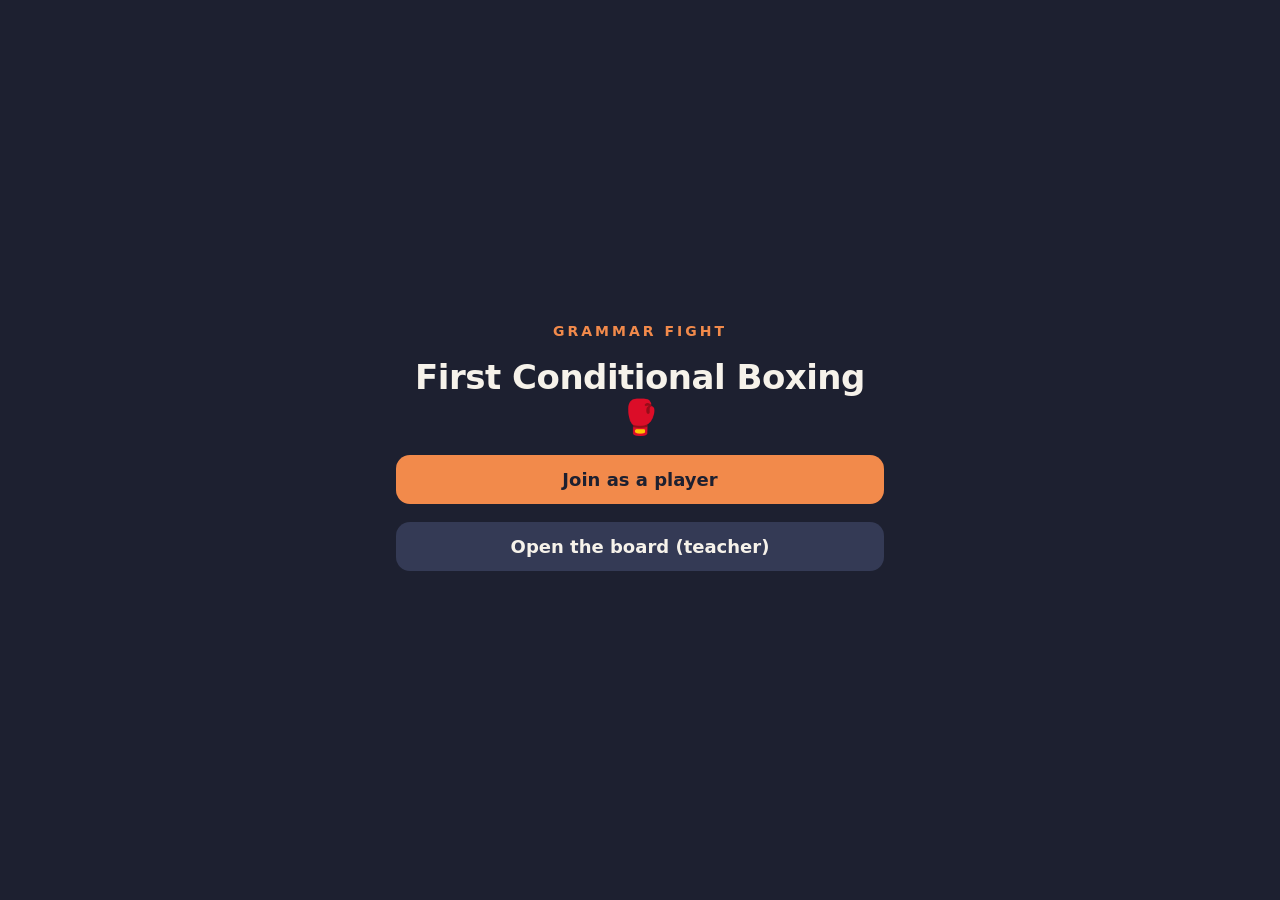
<file: index.html>
<!DOCTYPE html>
<html lang="en">
<head>
<meta charset="UTF-8">
<meta name="viewport" content="width=device-width, initial-scale=1">
<title>Grammar Fight</title>
<link rel="stylesheet" href="style.css">
</head>
<body>
<div class="phone">
  <div class="center">
    <div class="tag">Grammar Fight</div>
    <h1>First Conditional Boxing 🥊</h1>
    <a href="play.html" style="width:100%"><button class="wide">Join as a player</button></a>
    <a href="host.html" style="width:100%"><button class="wide ghost">Open the board (teacher)</button></a>
  </div>
</div>
</body>
</html>
</file>
<file: style.css>
:root {
  --bg: #1d2030; --card: #2a2e42; --card2: #343a55; --light: #f6f2ea; --muted: #a9a6b8;
  --orange: #f28a4b; --blue: #7fa6f5; --green: #5cc98a; --red: #f06a5a;
}
* { box-sizing: border-box; margin: 0; padding: 0; }
html, body { height: 100%; }
body {
  background: var(--bg); color: var(--light);
  font-family: Inter, system-ui, -apple-system, "Segoe UI", Roboto, sans-serif;
  -webkit-tap-highlight-color: transparent;
}
.hidden { display: none !important; }
h1, h2, h3 { font-family: "Space Grotesk", Inter, system-ui, sans-serif; letter-spacing: -0.5px; }
button {
  font: inherit; border: 0; border-radius: 14px; cursor: pointer; color: var(--bg);
  background: var(--orange); font-weight: 700; padding: 14px 26px; font-size: 18px;
  transition: transform .08s, filter .15s;
}
button:active { transform: scale(.97); }
button:disabled { opacity: .4; cursor: default; }
button.ghost { background: var(--card2); color: var(--light); }
.muted { color: var(--muted); }
.tag { color: var(--orange); font-weight: 800; letter-spacing: 3px; font-size: 14px; text-transform: uppercase; }

/* ---------- SVG animations ---------- */
.glove-front { transition: transform .09s ease-out; transform-box: fill-box; transform-origin: center; }
.boxer.punch .glove-front { transform: translateX(18px) scale(1.18); }
.bag { transform-box: fill-box; transform-origin: 50% 0; }
.bag.swing { animation: swing .65s ease-out; }
@keyframes swing { 0%{transform:rotate(0)} 22%{transform:rotate(-16deg)} 50%{transform:rotate(9deg)} 75%{transform:rotate(-4deg)} 100%{transform:rotate(0)} }
.shaker { transform-box: fill-box; transform-origin: 50% 100%; }
.shaker.shake { animation: shake .38s; }
@keyframes shake { 0%,100%{transform:translateX(0)} 20%{transform:translateX(-9px)} 40%{transform:translateX(8px)} 60%{transform:translateX(-6px)} 80%{transform:translateX(4px)} }
.fighter.ko .shaker { transform: rotate(80deg) translateY(10px); opacity: .45; transition: transform .5s, opacity .5s; animation: none; }
.fighter.ko .f-name { fill: #6c6a7a; }
.f-name { fill: var(--light); font-weight: 700; }
.f-str { fill: var(--orange); font-weight: 800; }
.float { pointer-events: none; }
.death-ring, .mini-ring { width: 100%; height: auto; display: block; }

/* ---------- HOST (board) ---------- */
.host { min-height: 100vh; display: flex; flex-direction: column; padding: 32px 48px; gap: 24px; }
.host header { display: flex; align-items: center; justify-content: space-between; gap: 20px; }
.host header h1 { font-size: 34px; }
.timer { font-size: 56px; font-weight: 800; font-variant-numeric: tabular-nums; color: var(--orange); }
.lobby-grid { display: grid; grid-template-columns: 420px 1fr; gap: 40px; flex: 1; }
.join-card { background: var(--card); border-radius: 24px; padding: 32px; display: flex; flex-direction: column; align-items: center; gap: 18px; text-align: center; }
.join-card img { width: 300px; height: 300px; background: #fff; padding: 12px; border-radius: 16px; }
.join-card .url { font-size: 18px; word-break: break-all; color: var(--blue); }
.players-wrap { display: flex; flex-direction: column; gap: 20px; }
.chips { display: flex; flex-wrap: wrap; gap: 14px; align-content: flex-start; }
.chip { display: flex; align-items: center; gap: 10px; padding: 12px 18px; border-radius: 999px; background: var(--card); font-size: 24px; font-weight: 700; animation: pop .35s ease-out; }
.chip .dot { width: 16px; height: 16px; border-radius: 50%; }
.chip .x { background: none; color: var(--muted); padding: 0 4px; font-size: 22px; }
@keyframes pop { 0%{transform:scale(.6);opacity:0} 100%{transform:scale(1);opacity:1} }
.count { font-size: 64px; font-weight: 800; }
.controls { display: flex; gap: 14px; align-items: center; flex-wrap: wrap; }
select { font: inherit; font-size: 18px; padding: 12px 14px; border-radius: 12px; background: var(--card2); color: var(--light); border: 0; }

.train-grid { display: grid; grid-template-columns: repeat(auto-fill, minmax(230px, 1fr)); gap: 18px; }
.train-card { background: var(--card); border-radius: 18px; padding: 10px 14px 14px; display: flex; flex-direction: column; gap: 4px; }
.train-card .row { display: flex; justify-content: space-between; align-items: baseline; }
.train-card .nm { font-weight: 700; font-size: 20px; overflow: hidden; text-overflow: ellipsis; white-space: nowrap; }
.train-card .st { font-weight: 800; font-size: 26px; color: var(--orange); font-variant-numeric: tabular-nums; }

.board { display: flex; flex-direction: column; gap: 12px; max-width: 1100px; width: 100%; margin: 0 auto; }
.board-row { display: grid; grid-template-columns: 60px 1fr 200px; align-items: center; gap: 16px; background: var(--card); border-radius: 14px; padding: 12px 20px; font-size: 26px; font-weight: 700; animation: pop .4s ease-out both; }
.board-row .rank { color: var(--muted); }
.board-row .bar { height: 12px; border-radius: 6px; background: var(--orange); margin-top: 8px; }
.board-row .val { text-align: right; color: var(--orange); font-size: 32px; }
.board-row.top1 { background: #4a3a22; }

.dm { display: grid; grid-template-columns: 1fr 320px; gap: 24px; flex: 1; align-items: start; }
.feed { background: var(--card); border-radius: 18px; padding: 18px; display: flex; flex-direction: column; gap: 10px; max-height: 75vh; overflow: hidden; }
.feed .ev { font-size: 18px; animation: pop .3s; }
.feed .ev b { color: var(--orange); }
.feed .ev.ko { color: var(--red); font-weight: 800; }

.winner { position: fixed; inset: 0; background: rgba(20,22,31,.92); display: flex; flex-direction: column; align-items: center; justify-content: center; gap: 24px; text-align: center; z-index: 10; }
.winner .big { font-size: 120px; font-weight: 800; color: var(--orange); animation: pop .6s ease-out; }
.winner .belt { font-size: 90px; }

/* ---------- PLAYER (phone) ---------- */
.phone { max-width: 520px; margin: 0 auto; min-height: 100dvh; padding: 18px 16px 24px; display: flex; flex-direction: column; gap: 14px; }
.phone .center { flex: 1; display: flex; flex-direction: column; align-items: center; justify-content: center; gap: 18px; text-align: center; }
.phone h1 { font-size: 34px; }
.phone input { width: 100%; font: inherit; font-size: 22px; padding: 16px; border-radius: 14px; border: 2px solid var(--card2); background: var(--card); color: var(--light); text-align: center; }
.phone input:focus { outline: none; border-color: var(--orange); }
.phone .wide { width: 100%; }
.topbar { display: flex; justify-content: space-between; align-items: center; font-weight: 800; }
.topbar .t { font-size: 26px; color: var(--orange); font-variant-numeric: tabular-nums; }
.topbar .s { font-size: 22px; }
.q-card { background: var(--card); border-radius: 18px; padding: 20px; font-size: 22px; line-height: 1.4; text-align: center; min-height: 96px; display: flex; align-items: center; justify-content: center; }
.q-card .gap { display: inline-block; min-width: 70px; border-bottom: 3px solid var(--orange); color: var(--orange); font-weight: 800; }
.opts { display: grid; gap: 10px; position: relative; }
.opts button { background: var(--card2); color: var(--light); font-size: 22px; padding: 18px; }
.opts button.ok { background: var(--green); color: var(--bg); }
.opts button.bad { background: var(--red); color: var(--bg); }
.lock { position: absolute; inset: 0; background: rgba(29,32,48,.94); border-radius: 14px; display: flex; align-items: center; justify-content: center; font-size: 26px; font-weight: 800; color: var(--red); }
.hpbar { height: 14px; background: var(--card); border-radius: 7px; overflow: hidden; }
.hpbar div { height: 100%; background: var(--green); transition: width .3s; }
.hint { text-align: center; font-size: 15px; color: var(--muted); }
.flash-hit { animation: flash .4s; }
@keyframes flash { 0%{background:#5a2020} 100%{background:var(--bg)} }
.mini-wrap { background: var(--card); border-radius: 18px; padding: 6px; }
.dm-wrap { background: var(--card); border-radius: 18px; padding: 4px; }

/* ================= v2: rounds ================= */
.rounds-pick { display: flex; flex-wrap: wrap; gap: 10px; }
.rounds-pick label { display: flex; align-items: center; gap: 8px; background: var(--card); padding: 10px 16px; border-radius: 12px; font-weight: 700; cursor: pointer; }
.rounds-pick input { width: 20px; height: 20px; accent-color: var(--orange); }
.steps { display: flex; gap: 8px; align-items: center; }
.steps span { padding: 6px 12px; border-radius: 999px; background: var(--card); color: var(--muted); font-size: 14px; font-weight: 800; }
.steps span.on { background: var(--orange); color: var(--bg); }
.steps span.done { background: var(--card2); color: var(--light); }
.center-col { flex: 1; display: flex; flex-direction: column; align-items: center; justify-content: center; gap: 28px; text-align: center; }
.bigcard { background: var(--light); color: var(--bg); border-radius: 32px; padding: 50px 70px; font-size: 64px; font-weight: 800; line-height: 1.2; max-width: 1500px; box-shadow: 0 20px 60px rgba(0,0,0,.35); }
.tbar { width: 900px; height: 14px; background: var(--card); border-radius: 7px; overflow: hidden; }
.tbar div { height: 100%; background: var(--orange); }
.stamp { font-size: 90px; font-weight: 900; padding: 10px 50px; border-radius: 24px; border: 8px solid; transform: rotate(-4deg); animation: pop .4s ease-out; }
.stamp.ok { color: var(--green); border-color: var(--green); }
.stamp.no { color: var(--red); border-color: var(--red); }
.pbars { display: flex; gap: 40px; }
.pbar { width: 380px; }
.pbar .lab { display: flex; justify-content: space-between; font-size: 26px; font-weight: 800; margin-bottom: 8px; }
.pbar .tr { height: 26px; background: var(--card); border-radius: 13px; overflow: hidden; }
.pbar .tr div { height: 100%; transition: width .5s; }
/* race */
.race { display: flex; flex-direction: column; gap: 6px; width: 100%; }
.lane { display: grid; grid-template-columns: 180px 1fr 70px; align-items: center; gap: 14px; }
.lane .nm { font-weight: 800; font-size: 20px; text-align: right; white-space: nowrap; overflow: hidden; text-overflow: ellipsis; }
.lane .tk { position: relative; height: 38px; background: repeating-linear-gradient(90deg, var(--card) 0 40px, #30344b 40px 80px); border-radius: 19px; border-right: 8px solid var(--light); }
.lane .rn { position: absolute; top: 3px; width: 32px; height: 32px; border-radius: 50%; border: 3px solid #14161f; transition: left .6s cubic-bezier(.2,1.4,.4,1); display: flex; align-items: center; justify-content: center; font-size: 14px; font-weight: 900; color: #14161f; }
.lane .sc { font-weight: 800; font-size: 22px; color: var(--orange); }
/* money */
.money { display: flex; flex-direction: column; gap: 8px; width: 100%; max-width: 1300px; }
.mrow { display: grid; grid-template-columns: 50px 220px 1fr 150px; gap: 14px; align-items: center; font-weight: 800; font-size: 22px; }
.mrow .tr { height: 28px; background: var(--card); border-radius: 14px; overflow: hidden; }
.mrow .tr div { height: 100%; background: linear-gradient(90deg, #5cc98a, #e9c46a); transition: width .5s; }
.mrow .v { text-align: right; color: var(--green); }
/* chat */
.chat { display: flex; flex-direction: column; gap: 14px; width: 100%; max-width: 1400px; }
.msg { display: flex; align-items: flex-end; gap: 14px; animation: pop .35s ease-out; }
.msg.zoe { flex-direction: row-reverse; }
.msg .av { flex: none; width: 70px; height: 70px; }
.msg .bub { background: var(--card); padding: 18px 26px; border-radius: 26px; font-size: 30px; font-weight: 600; max-width: 1000px; }
.msg.max .bub { border-bottom-left-radius: 6px; }
.msg.zoe .bub { border-bottom-right-radius: 6px; background: #3a2f3a; }
.msg.cur .bub { background: var(--light); color: var(--bg); font-weight: 800; }
.gapw { display: inline-block; min-width: 140px; border-bottom: 5px solid var(--orange); color: var(--green); text-align: center; }
.optrow { display: flex; gap: 16px; justify-content: center; }
.optc { background: var(--card); border-radius: 16px; padding: 14px 26px; font-size: 28px; font-weight: 800; display: flex; gap: 12px; align-items: center; }
.optc.ok { background: var(--green); color: var(--bg); }
.optc .cnt { background: var(--bg); color: var(--light); border-radius: 999px; padding: 2px 12px; font-size: 20px; }
/* pitch */
.pgrid { display: grid; grid-template-columns: repeat(auto-fill, minmax(380px, 1fr)); gap: 16px; width: 100%; }
.pcard { position: relative; background: var(--light); color: var(--bg); border-radius: 20px; padding: 20px 24px; animation: pop .35s ease-out; }
.pcard .pr { font-size: 16px; font-weight: 800; letter-spacing: 2px; color: #c2411f; text-transform: uppercase; }
.pcard .tx { font-size: 24px; font-weight: 700; margin-top: 6px; line-height: 1.3; }
.pcard .no { position: absolute; top: -12px; left: -12px; width: 40px; height: 40px; border-radius: 50%; background: var(--orange); display: flex; align-items: center; justify-content: center; font-weight: 900; }
.pcard .hide { position: absolute; top: 8px; right: 8px; background: none; color: #999; padding: 0 6px; font-size: 22px; }
.pcard.win { outline: 6px solid var(--orange); }
.pcard .votes { margin-top: 8px; font-weight: 900; color: var(--green); font-size: 22px; }
.wchips { display: flex; flex-wrap: wrap; gap: 10px; justify-content: center; max-width: 1400px; }
.wchips span { padding: 10px 18px; border-radius: 999px; background: var(--card); font-weight: 800; font-size: 22px; }
.wchips span.ok { background: var(--green); color: var(--bg); }
.delta { color: var(--green); font-size: 22px; margin-left: 10px; }

/* ---------- phone rounds ---------- */
.swipe-wrap { position: relative; height: 300px; }
.swipe { position: absolute; inset: 0; background: var(--light); color: var(--bg); border-radius: 24px; padding: 26px; display: flex; align-items: center; justify-content: center; text-align: center; font-size: 26px; font-weight: 800; line-height: 1.35; touch-action: none; user-select: none; box-shadow: 0 10px 30px rgba(0,0,0,.35); }
.swipe .tagl, .swipe .tagr { position: absolute; top: 18px; font-size: 22px; font-weight: 900; padding: 4px 12px; border-radius: 10px; border: 4px solid; opacity: 0; }
.swipe .tagl { left: 18px; color: var(--red); border-color: var(--red); transform: rotate(-10deg); }
.swipe .tagr { right: 18px; color: var(--green); border-color: var(--green); transform: rotate(10deg); }
.duo { display: grid; grid-template-columns: 1fr 1fr; gap: 12px; }
.duo .no { background: var(--red); color: var(--bg); }
.duo .yes { background: var(--green); color: var(--bg); }
.fb { text-align: center; font-size: 28px; font-weight: 900; padding: 16px; border-radius: 16px; }
.fb.ok { background: var(--green); color: var(--bg); }
.fb.bad { background: var(--red); color: var(--bg); }
.fb.wait { background: var(--card); color: var(--light); }
.pair { background: var(--card); border-radius: 16px; padding: 14px; font-size: 18px; text-align: center; }
.pair b { color: var(--orange); }
.answer { min-height: 66px; background: var(--card); border-radius: 16px; padding: 10px; display: flex; flex-wrap: wrap; gap: 8px; align-content: flex-start; border: 3px dashed var(--card2); }
.pool { display: flex; flex-wrap: wrap; gap: 8px; justify-content: center; }
.tile { background: var(--light); color: var(--bg); font-size: 20px; font-weight: 800; padding: 10px 14px; border-radius: 12px; }
.answer .tile { background: var(--orange); }
.shake { animation: shake .38s; }
.match { display: grid; grid-template-columns: 1fr 1.4fr; gap: 10px; }
.match button { background: var(--card2); color: var(--light); font-size: 16px; padding: 12px 10px; min-height: 64px; line-height: 1.25; }
.match button.word { font-size: 19px; }
.match button.sel { background: var(--orange); color: var(--bg); }
.match button.done { visibility: hidden; }
.match button.bad { background: var(--red); color: var(--bg); }
.phone textarea { width: 100%; min-height: 120px; font: inherit; font-size: 20px; padding: 14px; border-radius: 14px; border: 2px solid var(--card2); background: var(--card); color: var(--light); resize: none; }
.vlist { display: flex; flex-direction: column; gap: 10px; }
.vlist button { text-align: left; background: var(--card); color: var(--light); font-weight: 600; font-size: 18px; padding: 14px 16px; }
.vlist button small { display: block; color: var(--orange); font-weight: 800; letter-spacing: 1px; font-size: 13px; text-transform: uppercase; margin-bottom: 4px; }
.vlist button.sel { background: var(--orange); color: var(--bg); }
.vlist button.sel small { color: var(--bg); }

/* ================= v3: sidebar, streak, shop ================= */
.side { width: 300px; flex: none; background: var(--card); border-radius: 20px; padding: 18px; display: flex; flex-direction: column; gap: 8px; align-self: flex-start; }
.side .srow { display: grid; grid-template-columns: 26px 1fr auto; gap: 8px; align-items: center; font-weight: 800; font-size: 19px; padding: 6px 4px; border-radius: 10px; }
.side .srow.top { background: #4a3a22; }
.side .srow .fire { color: var(--orange); font-size: 15px; margin-left: 4px; }
.side .srow .v { color: var(--orange); }
.toasts { position: fixed; left: 50%; top: 120px; transform: translateX(-50%); display: flex; flex-direction: column; gap: 10px; z-index: 20; pointer-events: none; }
.toast { background: var(--orange); color: var(--bg); font-weight: 900; font-size: 30px; padding: 14px 30px; border-radius: 999px; box-shadow: 0 10px 30px rgba(0,0,0,.4); animation: toast 3s ease forwards; white-space: nowrap; }
.toast.buy { background: var(--green); }
@keyframes toast { 0% { transform: translateY(-30px) scale(.7); opacity: 0 } 10% { transform: none; opacity: 1 } 85% { opacity: 1 } 100% { opacity: 0; transform: translateY(-20px) } }
.shopitems { display: grid; grid-template-columns: repeat(3, 1fr); gap: 20px; }
.sitem { background: var(--light); color: var(--bg); border-radius: 24px; padding: 24px 28px; display: flex; gap: 18px; align-items: center; }
.sitem .ic { font-size: 64px; }
.sitem h3 { font-size: 32px; }
.sitem p { font-size: 20px; color: #5a6b64; font-weight: 600; }
.sitem .pr { margin-left: auto; font-size: 34px; font-weight: 900; color: #1F6F62; white-space: nowrap; }
.shopgrid { display: grid; grid-template-columns: repeat(auto-fill, minmax(260px, 1fr)); gap: 14px; }
.scard { background: var(--card); border-radius: 18px; padding: 16px 18px; display: flex; flex-direction: column; gap: 6px; }
.scard .nm { font-weight: 800; font-size: 22px; }
.scard .mn { color: var(--green); font-weight: 800; font-size: 20px; }
.scard .its { font-size: 32px; min-height: 40px; letter-spacing: 4px; }
.rankline { display: flex; justify-content: space-between; align-items: center; background: var(--card); border-radius: 12px; padding: 8px 12px; font-size: 15px; font-weight: 700; }
.rankline b { color: var(--orange); }
.rankline .fire { color: var(--orange); font-weight: 900; }
.ptoast { position: fixed; left: 50%; top: 14px; transform: translateX(-50%); background: var(--orange); color: var(--bg); font-weight: 900; font-size: 20px; padding: 10px 22px; border-radius: 999px; z-index: 30; animation: toast 2.4s ease forwards; white-space: nowrap; }
.shopcard { display: flex; align-items: center; gap: 14px; background: var(--card); border-radius: 16px; padding: 14px; }
.shopcard .ic { font-size: 40px; }
.shopcard .tx { flex: 1; }
.shopcard .tx b { font-size: 19px; }
.shopcard .tx div { font-size: 14px; color: var(--muted); }
.shopcard button { padding: 12px 16px; font-size: 17px; white-space: nowrap; }
.shopcard.owned { outline: 3px solid var(--green); }
.cash { font-size: 30px; font-weight: 900; color: var(--green); text-align: center; }
</file>
